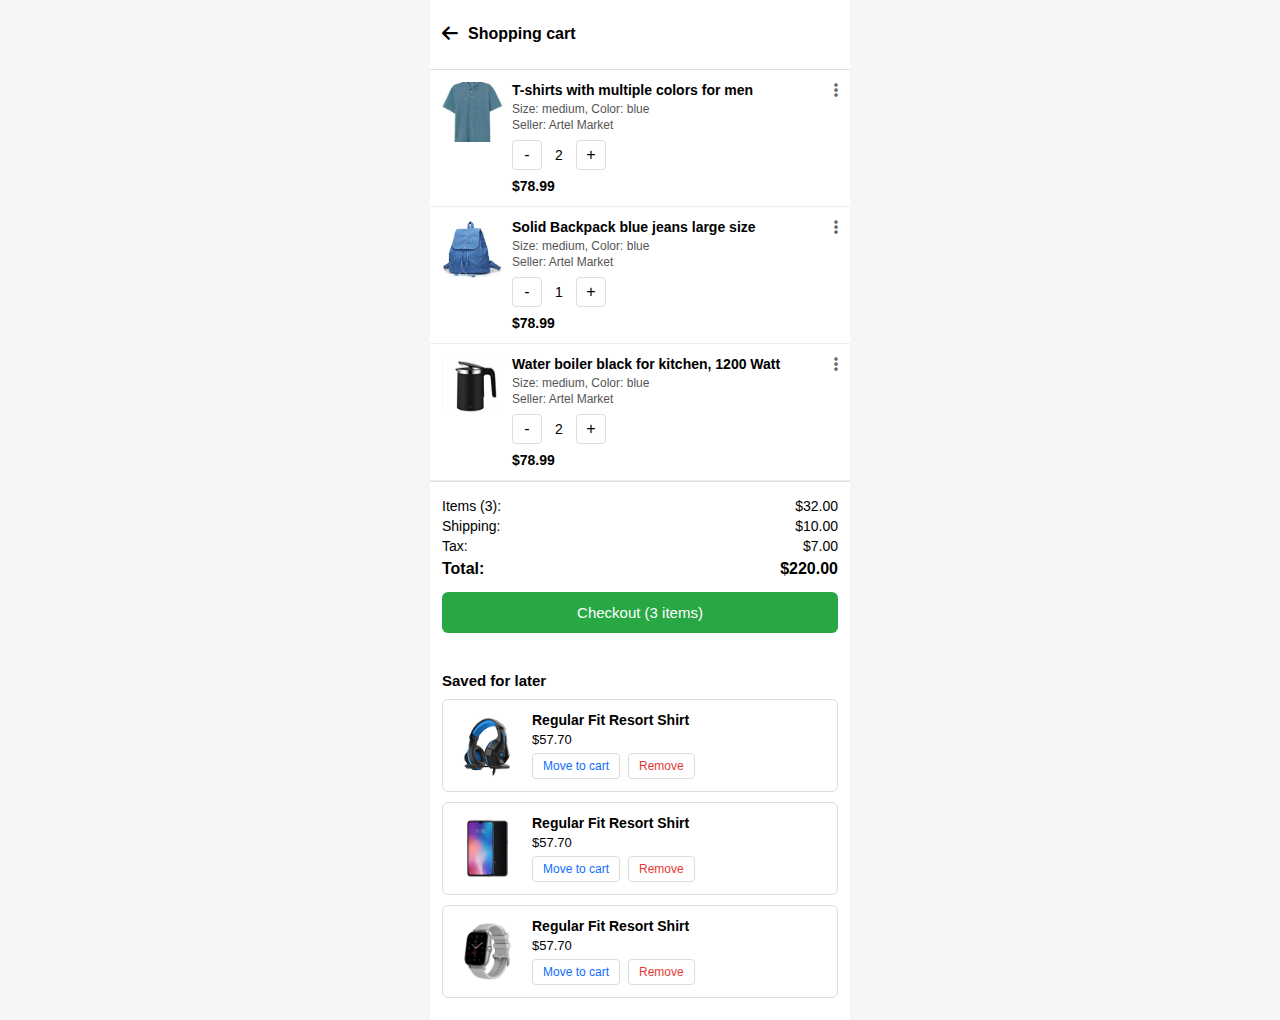
<file: cart.html>
<!DOCTYPE html>
<html lang="en">
<head>
  <meta charset="UTF-8">
  <meta name="viewport" content="width=device-width, initial-scale=1.0">
  <title>Shopping Cart</title>
  <link rel="stylesheet" href="https://cdnjs.cloudflare.com/ajax/libs/font-awesome/6.4.0/css/all.min.css">
  <link rel="stylesheet" href="cart.css">
</head>
<body>

  <div class="container">

    <!-- Header -->
    <div class="header">
      <a href="web-detail.html">
      <i class="fa-solid fa-arrow-left"></i>
      </a>
      <h2>Shopping cart</h2>
    </div>

    <!-- Cart Items -->
    <div class="cart-item">
      <img src="P-Images/image 103.png" alt="Product">
      <div class="cart-details">
        <h4>T-shirts with multiple colors for men</h4>
        <p>Size: medium, Color: blue</p>
        <p>Seller: Artel Market</p>
        <div class="cart-actions">
          <button>-</button>
          <span class="cart-qty">2</span>
          <button>+</button>
        </div>
        <div class="cart-price">$78.99</div>
      </div>
      <i class="fa-solid fa-ellipsis-vertical item-menu"></i>
    </div>

    <div class="cart-item">
      <img src="P-Images/image 107.png" alt="Product">
      <div class="cart-details">
        <h4>Solid Backpack blue jeans large size</h4>
        <p>Size: medium, Color: blue</p>
        <p>Seller: Artel Market</p>
        <div class="cart-actions">
          <button>-</button>
          <span class="cart-qty">1</span>
          <button>+</button>
        </div>
        <div class="cart-price">$78.99</div>
      </div>
      <i class="fa-solid fa-ellipsis-vertical item-menu"></i>
    </div>

    <div class="cart-item">
      <img src="P-Images/image 19.png" alt="Product">
      <div class="cart-details">
        <h4>Water boiler black for kitchen, 1200 Watt</h4>
        <p>Size: medium, Color: blue</p>
        <p>Seller: Artel Market</p>
        <div class="cart-actions">
          <button>-</button>
          <span class="cart-qty">2</span>
          <button>+</button>
        </div>
        <div class="cart-price">$78.99</div>
      </div>
      <i class="fa-solid fa-ellipsis-vertical item-menu"></i>
    </div>

    <!-- Summary -->
    <div class="summary">
      <p>Items (3): <span>$32.00</span></p>
      <p>Shipping: <span>$10.00</span></p>
      <p>Tax: <span>$7.00</span></p>
      <p class="total">Total: <span>$220.00</span></p>
      <button class="checkout-btn">Checkout (3 items)</button>
    </div>

    <!-- Saved for Later -->
    <div class="saved">
      <h3>Saved for later</h3>

      <div class="saved-item">
        <img src="P-Images/image 20.png" alt="Saved">
        <div class="saved-info">
          <h4>Regular Fit Resort Shirt</h4>
          <p>$57.70</p>
          <div class="saved-buttons">
            <button class="move-btn">Move to cart</button>
            <button class="remove-btn">Remove</button>
          </div>
        </div>
      </div>

      <div class="saved-item">
        <img src="P-Images/image 6.png" alt="Saved">
        <div class="saved-info">
          <h4>Regular Fit Resort Shirt</h4>
          <p>$57.70</p>
          <div class="saved-buttons">
            <button class="move-btn">Move to cart</button>
            <button class="remove-btn">Remove</button>
          </div>
        </div>
      </div>

      <div class="saved-item">
        <img src="P-Images/image 2.png" alt="Saved">
        <div class="saved-info">
          <h4>Regular Fit Resort Shirt</h4>
          <p>$57.70</p>
          <div class="saved-buttons">
            <button class="move-btn">Move to cart</button>
            <button class="remove-btn">Remove</button>
          </div>
        </div>
      </div>
    </div>

  </div>

</body>
</html>
</file>
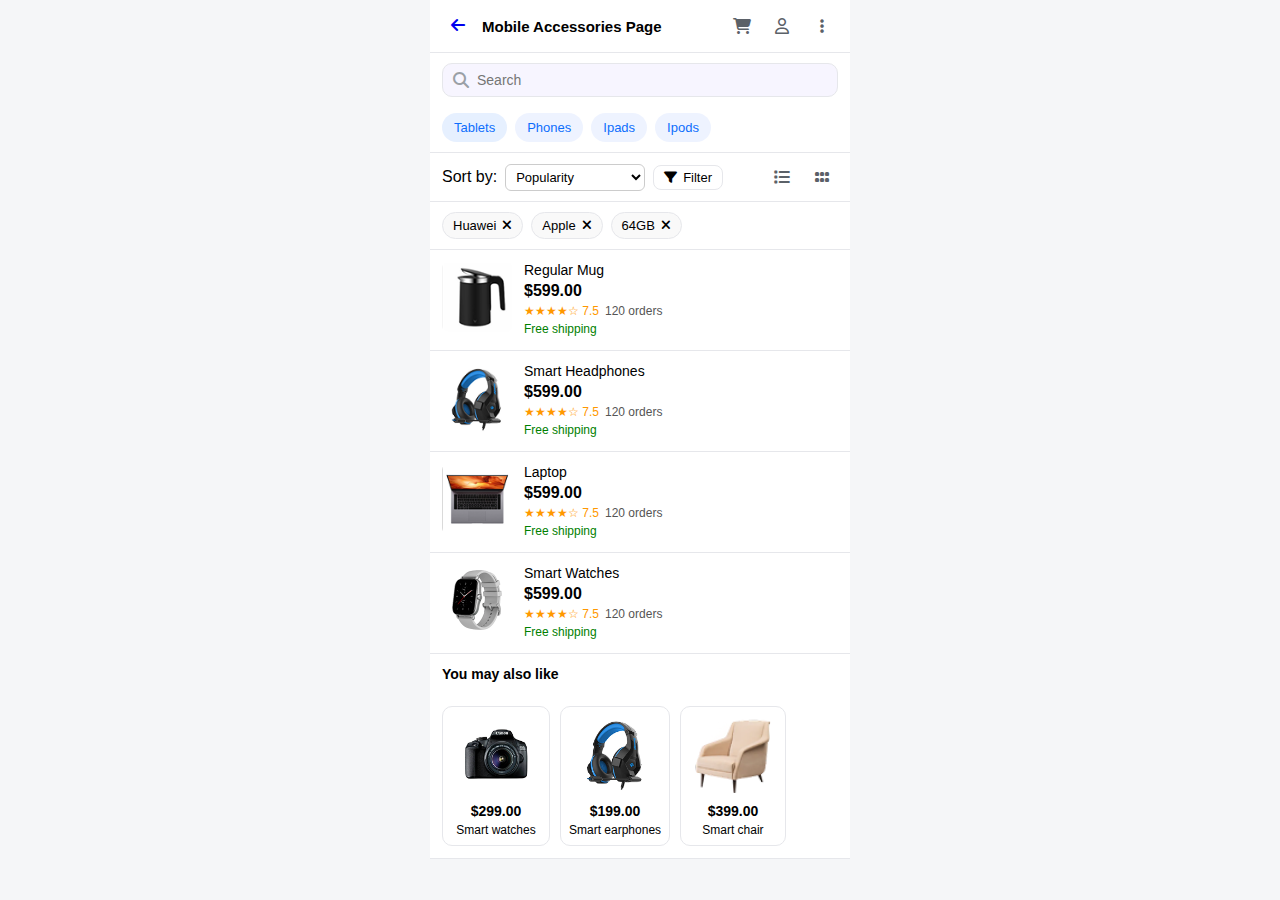
<file: mobile-accessories.html>
<!DOCTYPE html>
<html lang="en">
  <head>
    <meta charset="UTF-8" />
    <meta name="viewport" content="width=device-width, initial-scale=1.0" />
    <title>Mobile Accessories</title>
    <link
      rel="stylesheet" href="https://cdnjs.cloudflare.com/ajax/libs/font-awesome/6.5.0/css/all.min.css" />
    <link rel="stylesheet" href="mobile-accessories.css" />
  </head>
  <body>
    <div class="mobile-accessories-page">
      <!-- Header -->
      <header class="header">
        <div class="left">
          <button class="btn-icon back-btn" aria-label="back">
            <a href="index.html">
            <i class="fa-solid fa-arrow-left"></i>
            </a>
          </button>
          <h1>Mobile Accessories Page</h1>
        </div>
        <div class="top-actions">
          <button class="btn-icon" aria-label="cart">
            <i class="fa-solid fa-cart-shopping"></i>
          </button>
          <button class="btn-icon" aria-label="user">
            <i class="fa-regular fa-user"></i>
          </button>
          <button class="btn-icon" aria-label="more">
            <i class="fa-solid fa-ellipsis-vertical"></i>
          </button>
        </div>
      </header>

      <!-- Search -->
      <div class="search-box">
        <i class="fa-solid fa-magnifying-glass"></i>
        <input type="text" placeholder="Search" />
      </div>

      <!-- Chips -->
      <nav class="category-chips">
        <button class="chip active">Tablets</button>
        <button class="chip">Phones</button>
        <button class="chip">Ipads</button>
        <button class="chip">Ipods</button>
      </nav>

      <!-- filter+grid -->
      <div class="filter-grid">
        <div class="filter">
          <span>Sort by:</span>
          <select>
            <option value="popularity">Popularity</option>
            <option value="price-low-high">Price: Low to High</option>
            <option value="price-high-low">Price: High to Low</option>
            <option value="newest">Newest Arrivals</option>
          </select>
          <button class="filter-btn">
            <i class="fa-solid fa-filter"></i>
            <span>Filter</span>
          </button>
        </div>
        <div class="view-toggle">
          <button class="btn-icon" aria-label="list">
            <i class="fa-solid fa-list"></i>
          </button>
          <button class="btn-icon" aria-label="grid">
            <i class="fa-solid fa-grip"></i>
          </button>
        </div>
      </div>

      <!-- Applied filters -->
      <div>
        <button><span>Huawei</span><i class="fa-solid fa-xmark"></i></button>
        <button><span>Apple</span><i class="fa-solid fa-xmark"></i></button>
        <button><span>64GB</span><i class="fa-solid fa-xmark"></i></button>
      </div>

      <!-- items list -->
      <main class="list">
        <div>
          <img src="P-Images/image 19.png" alt="Item" />
          <div class="item-info">
            <p class="name">Regular Mug</p>
            <p class="price">$599.00</p>
            <div class="Rating">
              <div class="stars-orders">
                <div class="stars">★★★★☆ 7.5</div>
                <span class="orders">120 orders</span>
              </div>
              <span class="shipping">Free shipping</span>
            </div>
          </div>
        </div>

        <div>
          <img src="P-Images/image 20.png" alt="Item" />
          <div class="item-info">
            <p class="name">Smart Headphones</p>
            <p class="price">$599.00</p>
            <div class="Rating">
              <div class="stars-orders">
                <div class="stars">★★★★☆ 7.5</div>
                <span class="orders">120 orders</span>
              </div>
              <span class="shipping">Free shipping</span>
            </div>
          </div>
        </div>

        <div>
          <img src="P-Images/image 21.png" alt="Item" />
          <div class="item-info">
            <p class="name">Laptop</p>
            <p class="price">$599.00</p>
            <div class="Rating">
              <div class="stars-orders">
                <div class="stars">★★★★☆ 7.5</div>
                <span class="orders">120 orders</span>
              </div>
              <span class="shipping">Free shipping</span>
            </div>
          </div>
        </div>

        <div>
          <img src="P-Images/image 2.png" alt="Item" />
          <div class="item-info">
            <p class="name">Smart Watches</p>
            <p class="price">$599.00</p>
            <div class="Rating">
              <div class="stars-orders">
                <div class="stars">★★★★☆ 7.5</div>
                <span class="orders">120 orders</span>
              </div>
              <span class="shipping">Free shipping</span>
            </div>
          </div>
        </div>

        <!-- Recommendation Section -->
        <h3 class="section-title">You may also like</h3>
        <div class="grid grid-3">
          <article class="product">
            <img src="P-Images/image 4.png" alt="Smart watches" />
            <p class="price">$299.00</p>
            <p class="product-name">Smart watches</p>
          </article>
          <article class="product">
            <img src="P-Images/image 5.png" alt="Smart earphones" />
            <p class="price">$199.00</p>
            <p class="product-name">Smart earphones</p>
          </article>
          <article class="product">
            <img src="P-Images/image 7.png" alt="Smart chair" />
            <p class="price">$399.00</p>
            <p class="product-name">Smart chair</p>
          </article>
        </div>
      </main>
    </div>
  </body>
</html>
</file>
<file: cart.css>
body {
  font-family: Arial, sans-serif;
  background: #f5f6f8;
  margin: 0;
  padding: 0;
}

.container {
  max-width: 420px;
  margin: auto;
  background: #fff;
  min-height: 100vh;
}

/* Header */
.header {
  display: flex;
  align-items: center;
  padding: 12px;
  border-bottom: 1px solid #ddd;

}
.header i {
  font-size: 18px;
  margin-right: 10px;
  color: black;
}
.header h2 {
  font-size: 16px;
  font-weight: bold;
}

/* Cart Items */
.cart-item {
  display: flex;
  align-items: flex-start;
  gap: 10px;
  padding: 12px;
  border-bottom: 1px solid #eee;
}
.cart-item img {
  width: 60px;
  height: 60px;
  border-radius: 6px;
  object-fit: cover;
}
.cart-details {
  flex: 1;
  font-size: 14px;
}
.cart-details h4 {
  font-size: 14px;
  margin: 0 0 4px 0;
  font-weight: bold;
}
.cart-details p {
  margin: 2px 0;
  font-size: 12px;
  color: #555;
}
.cart-price {
  font-size: 14px;
  font-weight: bold;
}
.cart-actions {
  display: flex;
  align-items: center;
  margin: 8px 0;
  gap: 8px;
}
.cart-actions button {
  width: 30px;
  height: 30px;
  border: 1px solid #ddd;
  background: #fff;
  border-radius: 4px;
  cursor: pointer;
  font-size: 16px;
}
.cart-qty {
  font-size: 14px;
  padding: 0 5px;
}
.item-menu {
  color: #666;
  cursor: pointer;
}

/* Summary */
.summary {
  padding: 12px;
  border-top: 1px solid #ddd;
}
.summary p {
  display: flex;
  justify-content: space-between;
  margin: 4px 0;
  font-size: 14px;
}
.summary .total {
  font-weight: bold;
  font-size: 16px;
  margin-top: 6px;
}
.checkout-btn {
  width: 100%;
  padding: 12px;
  background: #28a745;
  color: #fff;
  border: none;
  border-radius: 6px;
  font-size: 15px;
  cursor: pointer;
  margin-top: 10px;
}
.checkout-btn:hover {
  background: #218838;
}

/* Saved for Later */
.saved {
  background: #ffffff;
  padding: 12px;
}

.saved h3 {
  font-size: 15px;
  margin-bottom: 10px;
}

.saved-item {
  display: flex;
  align-items: center;
  gap: 12px;
  background: #fff;
  border-radius: 6px;
  padding: 12px;
  margin-bottom: 10px;
  border: 1px solid #ddd;
}

.saved-item img {
  width: 65px; /* bigger image */
  height: 65px;
  border-radius: 6px;
  object-fit: cover;
}

.saved-info {
  flex: 1;
}

.saved-info h4 {
  margin: 0 0 4px 0;
  font-size: 14px;
}

.saved-info p {
  font-size: 13px;
  margin: 0 0 6px 0;
}

.saved-buttons {
  display: flex;
  gap: 8px;
}

.saved-buttons button {
  font-size: 12px;
  padding: 5px 10px;
  border: 1px solid #ddd;
  border-radius: 4px;
  cursor: pointer;
  background: #fff; /* white background */
}

.move-btn {
  color: #0d6efd; /* blue text */
}

.remove-btn {
  color: #e53935; /* red text */
}
</file>
<file: mobile-accessories.css>
/* RESET */
* {
  box-sizing: border-box;
  margin: 0;
  padding: 0;
}
body {
  background: #f5f6f8;
  font-family: Arial, sans-serif;
}
.mobile-accessories-page {
  max-width: 420px;
  margin: 0 auto;
  background: #ffffff;
  min-height: 77vh;
}

/* HEADER */
.header {
  display: flex;
  align-items: center;
  justify-content: space-between;
  padding: 10px 12px;
  border-bottom: 1px solid #e6e7eb;
  background: #fff;
}
.header h1 {
  font-size: 15px;
  font-weight: 600;
  display: flex;
  align-items: center;
  gap: 8px;
}
.top-actions {
  display: flex;
  gap: 8px;
}
.btn-icon {
  width: 32px;
  height: 32px;
  display: grid;
  place-items: center;
  border: none;
  background: transparent;
  color: #5b6168;
  font-size: 16px;
  cursor: pointer;
}
.left {
  display: flex;
  align-items: center;
  gap: 8px;
}

/* SEARCH */
.search-box {
  display: flex;
  align-items: center;
  gap: 8px;
  margin: 10px 12px;
  padding: 8px 10px;
  border: 1px solid #e6e7eb;
  border-radius: 10px;
  background: #f7f5ff;
  color: #9aa0a6;
}
.search-box input {
  border: none;
  outline: none;
  flex: 1;
  font-size: 14px;
  background: transparent;
}

/* CATEGORY CHIPS */
.category-chips {
  display: flex;
  gap: 8px;
  padding: 6px 12px 10px;
  overflow-x: auto;
  background: #fff;
}
.chip {
  border: none;
  background: #eef3ff;
  color: #0d6efd;
  padding: 7px 12px;
  border-radius: 999px;
  white-space: nowrap;
  font-size: 13px;
  cursor: pointer;
}
.chip.active {
  background: #e6f0ff;
}

/* FILTER + GRID BUTTONS */
.filter-grid {
  display: flex;
  align-items: center;
  justify-content: space-between;
  padding: 8px 12px;
  border-top: 1px solid #e6e7eb;
  border-bottom: 1px solid #e6e7eb;
  background: #fff;
}
.filter {
  display: flex;
  align-items: center;
  gap: 8px;
}
.filter select {
  border: 1px solid #ccc;
  padding: 4px 6px;
  font-size: 13px;
  border-radius: 6px;
  background: #fff;
}
.filter button {
  display: flex;
  align-items: center;
  gap: 6px;
  font-size: 13px;
  background: #fff;
  border: 1px solid #e6e7eb;
  padding: 4px 10px;
  border-radius: 8px;
  cursor: pointer;
}
.view-toggle {
  display: flex;
  align-items: center;
  gap: 8px;
}

/* APPLIED FILTER TAGS */
.filter-grid + div {
  display: flex;
  flex-wrap: wrap;
  gap: 8px;
  padding: 10px 12px;
  background: #fff;
  border-bottom: 1px solid #e6e7eb;
}
.filter-grid + div button {
  display: flex;
  align-items: center;
  gap: 6px;
  border: 1px solid #e6e7eb;
  background: #f9f9f9;
  border-radius: 999px;
  padding: 5px 10px;
  font-size: 13px;
  cursor: pointer;
}

/* ITEM LIST */
.list > div {
  display: flex;
  padding: 12px;
  border-bottom: 1px solid #e6e7eb;
  background: #fff;
}
.list img {
  width: 70px;
  height: 70px;
  object-fit: contain;
  border-radius: 6px;
  margin-right: 12px;
}
.item-info {
  display: flex;
  flex-direction: column;
}
.item-info .name {
  font-size: 14px;
  font-weight: 500;
  margin-bottom: 4px;
}
.item-info .price {
  color: #000;
  font-weight: 700;
  margin-bottom: 4px;
}
.item-info .Rating {
  display: flex;
  flex-direction: column;
  align-items: flex-start;
  gap: 2px;
  font-size: 12px;
  color: #555;
  margin-bottom: 2px;
}
.stars-orders {
  display: flex;
  align-items: center;
  gap: 6px;
}
.stars {
  color: #ff9800;
  font-size: 12px;
}
.shipping {
  font-size: 12px;
  color: green;
  font-weight: 500;
  margin-top: 2px;
}

/* YOU MAY ALSO LIKE */
.list h3 {
  padding: 12px;
  font-size: 14px;
  font-weight: 600;
  background: #fff;
}
.grid-3 {
  display: grid;
  grid-template-columns: repeat(3, 1fr);
  gap: 10px;
  padding: 0 12px 12px;
}
.product {
  border: 1px solid #e6e7eb;
  border-radius: 10px;
  padding: 8px;
  background: #fff;
  text-align: center;
  position: relative;
}
.product img {
  width: 100%;
  height: 78px;
  object-fit: contain;
  border-radius: 6px;
  margin-bottom: 6px;
}
.product-name {
  font-size: 12px;
  font-weight: 500;
}
.product .price {
  font-weight: 700;
  font-size: 14px;
  margin-bottom: 4px;
}
.badge.red {
  position: absolute;
  top: 6px;
  right: 6px;
  background: #ffe8e8;
  color: #ff4d4f;
  font-size: 11px;
  padding: 2px 6px;
  border-radius: 999px;
  font-weight: 600;
}
</file>
